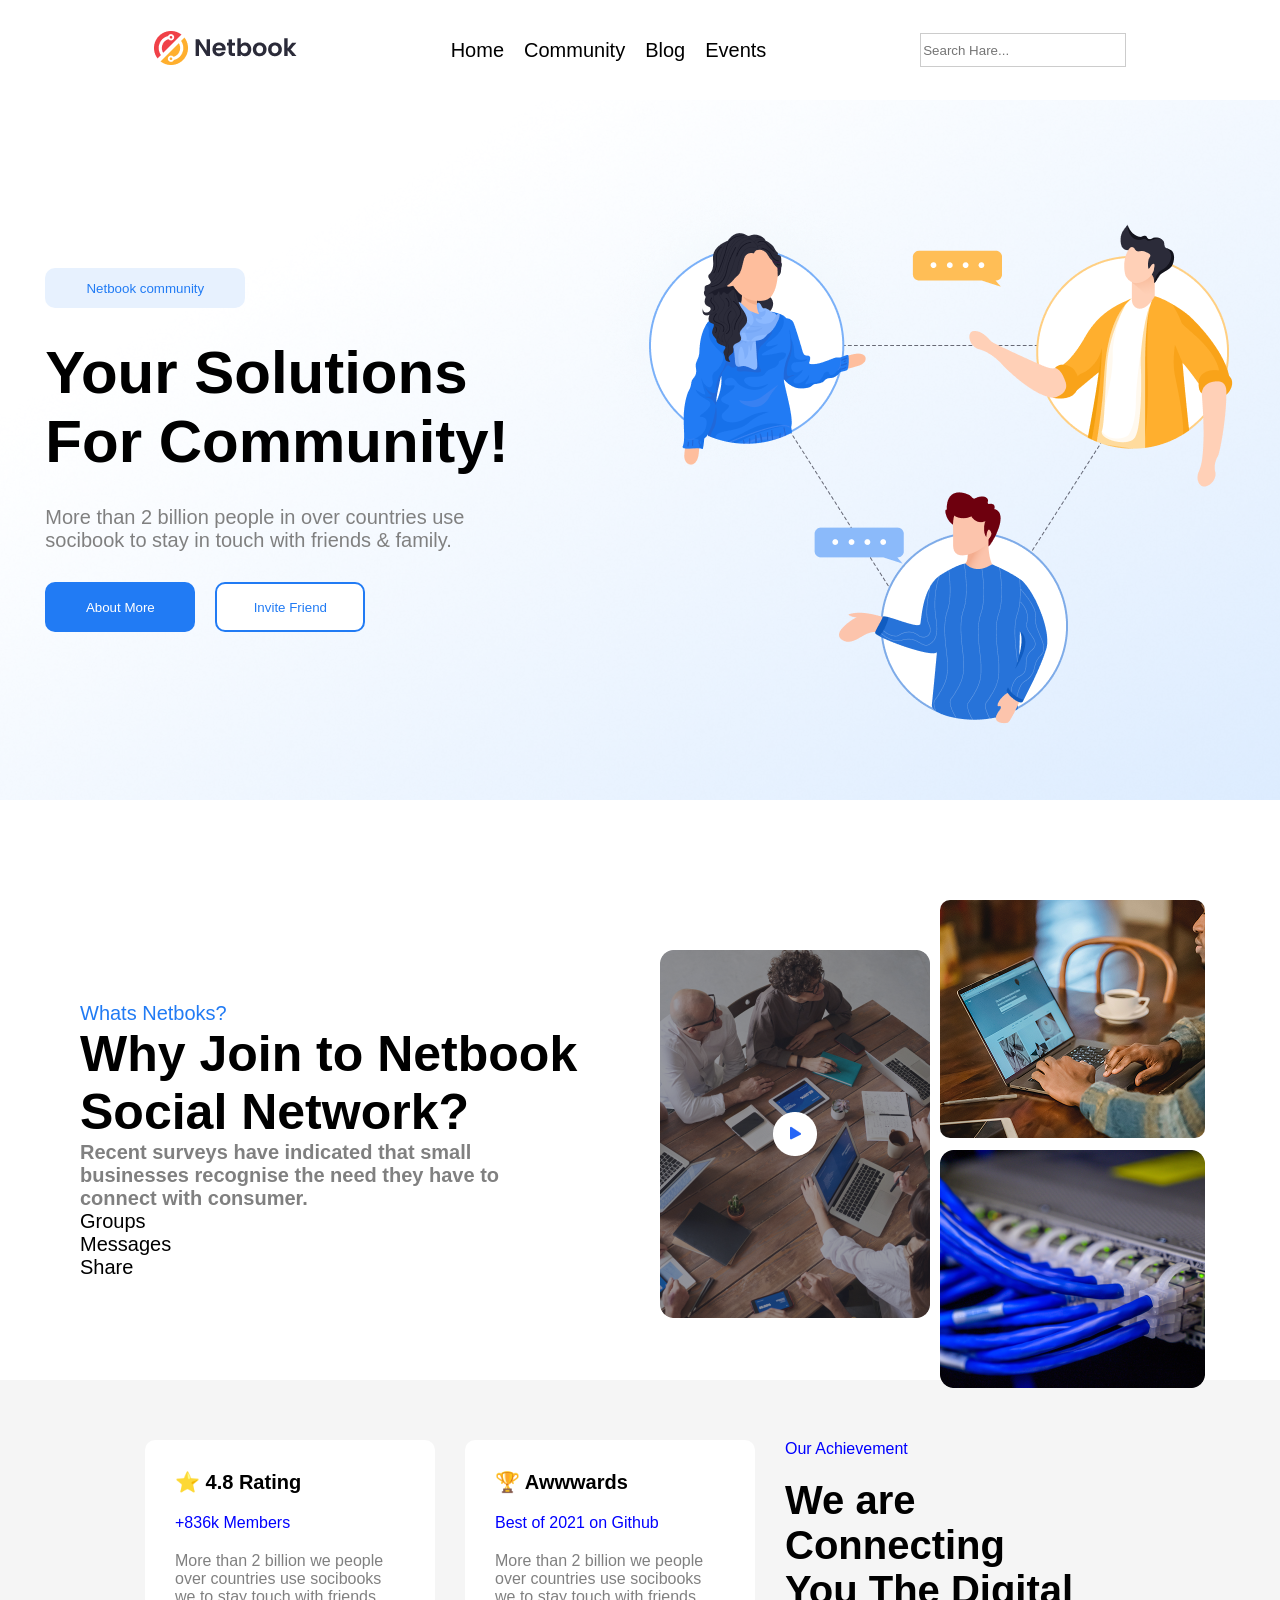
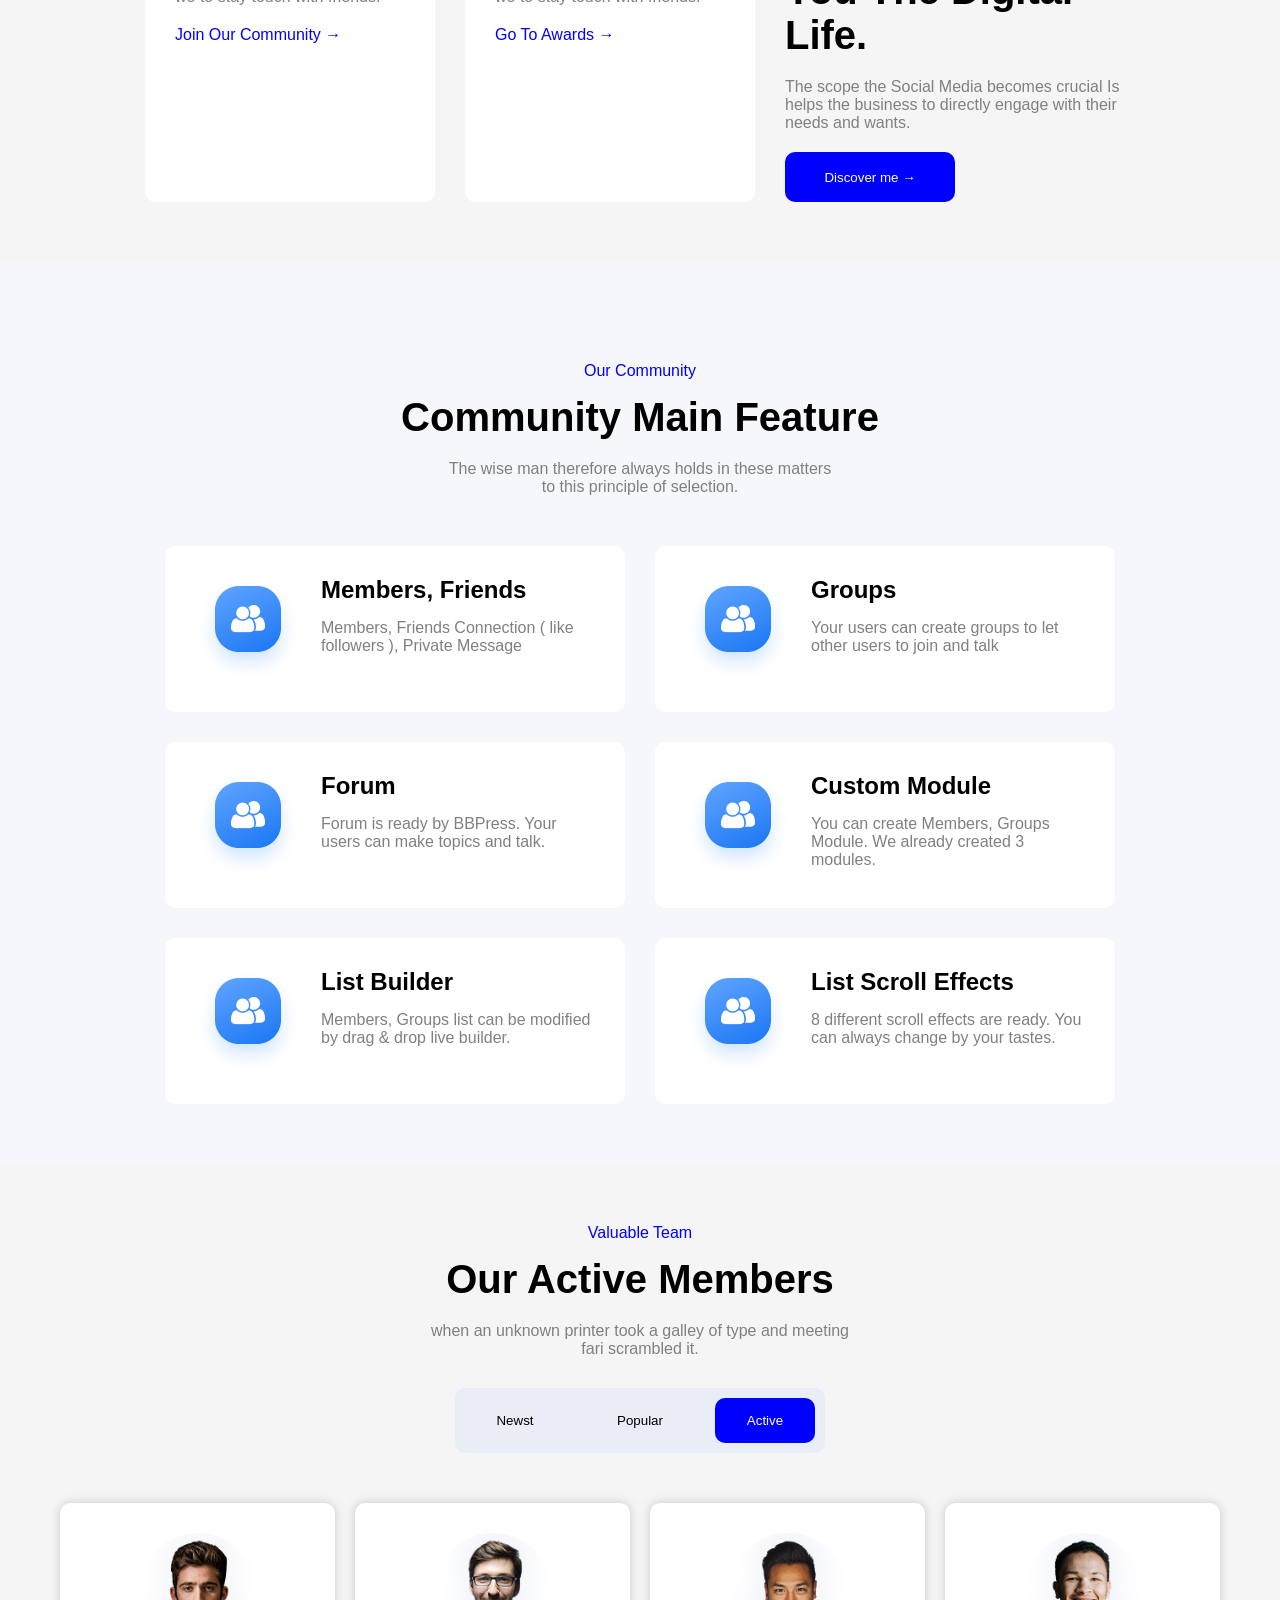
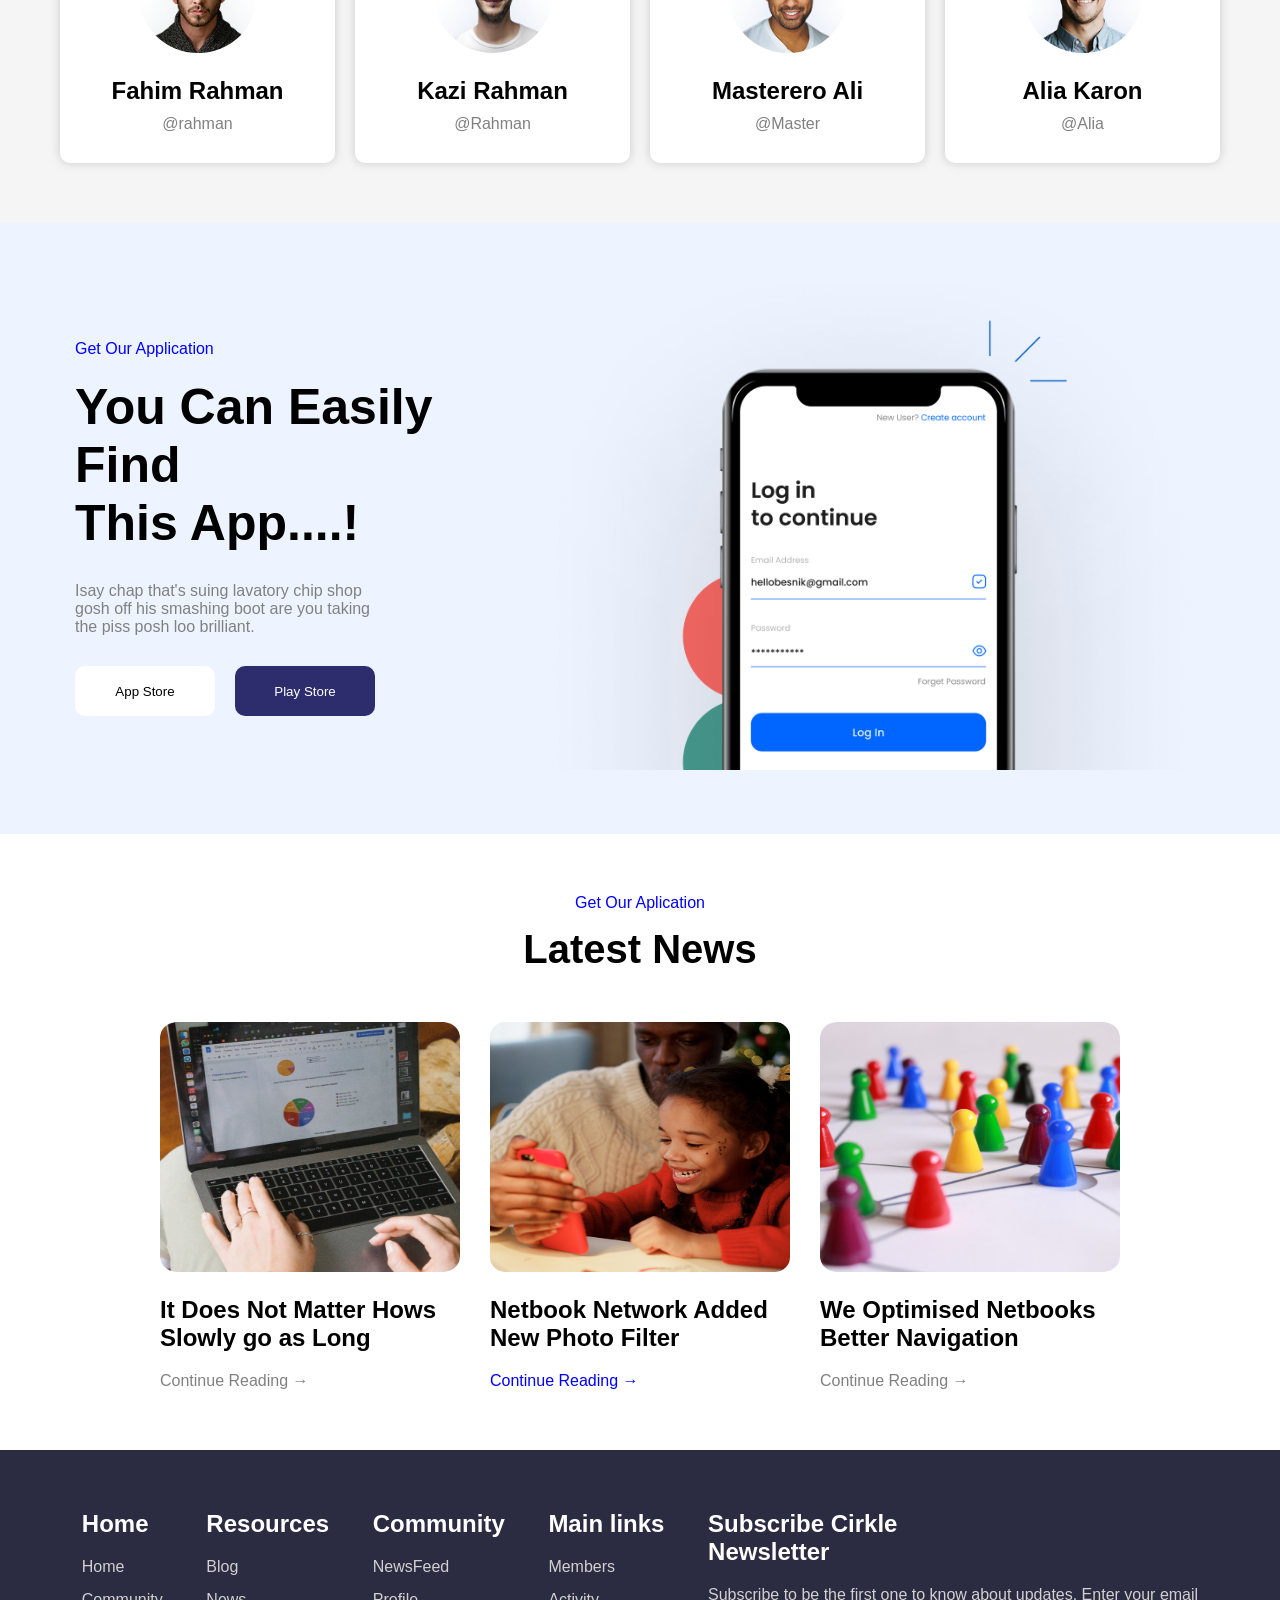
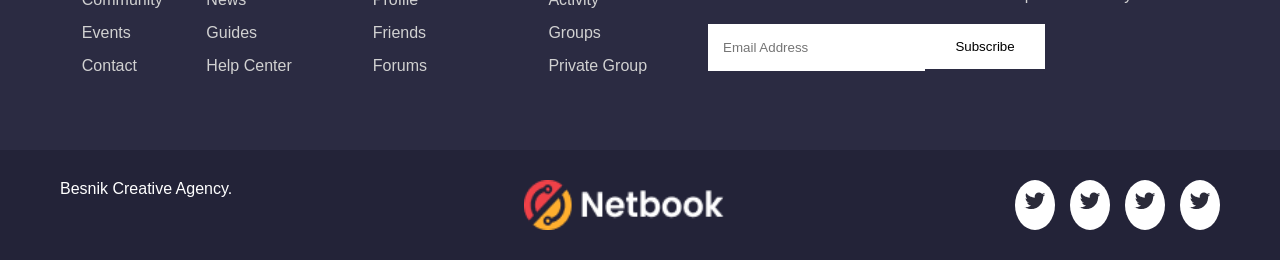
<file: index.html>
<!DOCTYPE html>
<html lang="en">

<head>
    <meta charset="UTF-8">
    <meta name="viewport" content="width=device-width, initial-scale=1.0">
    <title>Document</title>
    <link rel="stylesheet" href="./style.css">
</head>

<body>
    <header class="header">
        <div>
            <img src="./images/logo (1).png" alt="">
        </div>
        <div class="divpages">
            <p>Home</p>
            <p>Community</p>
            <p>Blog</p>
            <p>Events</p>
        </div>
        <div class="divinp">
            <input type="text" placeholder="Search Hare..." name="" id="">
        </div>
    </header>
    <main>
        <section class="seciton1">
            <div class="divleftss1">
                <button>Netbook community</button>
                <h1>Your Solutions For Community!</h1>
                <p>More than 2 billion people in over countries use socibook to stay in touch with friends & family.</p>
                <div class="divbutton">
                    <button>About More</button>
                    <button class="btnss1">Invite Friend</button>
                </div>
            </div>
            <div class="divrightss1">
                <img src="./images/Iamge.png" alt="">
            </div>
        </section>
        <section class="seciton2">
            <div class="divleftss2">
                <p>Whats Netboks?</p>
                <h1>Why Join to Netbook Social Network?</h1>
                <h3>Recent surveys have indicated that small businesses recognise the need they have to connect with
                    consumer.</h3>
                <div class="divpagesss2">
                    <p>Groups</p>
                    <p>Messages</p>
                    <p>Share</p>
                </div>
            </div>
            <div class="divrightss2">
                <div class="divgridd2">
                    <div class="item1">
                        <img src="./images/Image (34).png" alt="">
                    </div>
                    <div class="item2">
                        <img src="./images/pexels-andres-ayrton-6578391.png" alt="">
                    </div>
                    <div class="item3">
                        <img src="./images/Image (36).png" alt="">
                    </div>
                </div>
            </div>
        </section>
        <section class="section3">
            <div class="cardss3">
                <h3 class="zg3">⭐ 4.8 Rating</h3>
                <p class="pagss3">+836k Members</p>
                <p class="textss3">
                    More than 2 billion we people over
                    countries use socibooks we to stay
                    touch with friends.
                </p>
                <a class="linkss3" href="#">Join Our Community →</a>
            </div>
            <div class="cardss3">
                <h3 class="zg3">🏆 Awwwards</h3>
                <p class="pagss3">Best of 2021 on Github</p>
                <p class="textss3">
                    More than 2 billion we people over
                    countries use socibooks we to stay
                    touch with friends.
                </p>
                <a class="linkss3" href="#">Go To Awards →</a>
            </div>
            <div class="contentss3">
                <p class="pag1ss3">Our Achievement</p>
                <h1 class="zg1ss3">
                    We are Connecting <br>
                    You The Digital Life.
                </h1>
                <p class="pag2ss3">
                    The scope the Social Media becomes crucial Is
                    helps the business to directly engage with their
                    needs and wants.
                </p>
                <button class="btnss3">Discover me →</button>
            </div>
        </section>
        <section class="section4">
            <p class="pagss4">Our Community</p>
            <h1 class="zgss4">Community Main Feature</h1>
            <p class="pag2ss4">
                The wise man therefore always holds in these matters <br>
                to this principle of selection.
            </p>
            <div class="boxss4">
                <div class="cardss4">
                    <img src="./images/Icon (14).png" alt="">
                    <div>
                        <h2 class="zg2ss4">Members, Friends</h2>
                        <p class="textss4">
                            Members, Friends Connection ( like
                            followers ), Private Message
                        </p>
                    </div>
                </div>
                <div class="cardss4">
                    <img src="./images/Icon (14).png" alt="">
                    <div>
                        <h2 class="zg2ss4">Groups</h2>
                        <p class="textss4">
                            Your users can create groups to let other
                            users to join and talk
                        </p>
                    </div>
                </div>
                <div class="cardss4">
                    <img src="./images/Icon (14).png" alt="">
                    <div>
                        <h2 class="zg2ss4">Forum</h2>
                        <p class="textss4">
                            Forum is ready by BBPress. Your users
                            can make topics and talk.
                        </p>
                    </div>
                </div>
                <div class="cardss4">
                    <img src="./images/Icon (14).png" alt="">
                    <div>
                        <h2 class="zg2ss4">Custom Module</h2>
                        <p class="textss4">
                            You can create Members, Groups
                            Module. We already created 3 modules.
                        </p>
                    </div>
                </div>
                <div class="cardss4">
                    <img src="./images/Icon (14).png" alt="">
                    <div>
                        <h2 class="zg2ss4">List Builder</h2>
                        <p class="textss4">
                            Members, Groups list can be modified
                            by drag & drop live builder.
                        </p>
                    </div>
                </div>
                <div class="cardss4">
                    <img src="./images/Icon (14).png" alt="">
                    <div>
                        <h2 class="zg2ss4">List Scroll Effects</h2>
                        <p class="textss4">
                            8 different scroll effects are ready.
                            You can always change by your tastes.
                        </p>
                    </div>
                </div>
            </div>
        </section>
        <section class="section5">
            <p class="pagss5">Valuable Team</p>
            <h1 class="zgss5">Our Active Members</h1>
            <p class="textss5">
                when an unknown printer took a galley of type and meeting <br>
                fari scrambled it.
            </p>
            <div class="btnboxss5">
                <button class="btnss5">Newst</button>
                <button class="btnss5">Popular</button>
                <button class="btn2ss5">Active</button>
            </div>
            <div class="cardboxss5">
                <div class="cardss5">
                    <img class="imgss5" src="./images/image 296.png" alt="">
                    <h2 class="zg2ss5">Fahim Rahman</h2>
                    <p class="pag2ss5">@rahman</p>
                </div>
                <div class="cardss5">
                    <img class="imgss5" src="./images/image 299.png" alt="">
                    <h2 class="zg2ss5">Kazi Rahman</h2>
                    <p class="pag2ss5">@Rahman</p>
                </div>
                <div class="cardss5">
                    <img class="imgss5" src="./images/image 298.png" alt="">
                    <h2 class="zg2ss5">Masterero Ali</h2>
                    <p class="pag2ss5">@Master</p>
                </div>
                <div class="cardss5">
                    <img class="imgss5" src="./images/Check.png" alt="">
                    <h2 class="zg2ss5">Alia Karon</h2>
                    <p class="pag2ss5">@Alia</p>
                </div>
            </div>
        </section>
        <section class="section6">
            <div class="leftss6">
                <p class="pagss6">Get Our Application</p>
                <h1 class="zgss6">
                    You Can Easily Find <br>
                    This App....!
                </h1>
                <p class="textss6">
                    Isay chap that's suing lavatory chip shop <br>
                    gosh off his smashing boot are you taking <br>
                    the piss posh loo brilliant.
                </p>
                <div class="btnboxss6">
                    <button class="btnss6">App Store</button>
                    <button class="btn2ss6">Play Store</button>
                </div>
            </div>
            <div class="rightss6">
                <img class="imgss6" src="./images/mobile muckup.png" alt="">
            </div>
        </section>
        <section class="section7">
            <p class="pagss7">Get Our Aplication</p>
            <h1 class="zgss7">Latest News</h1>
            <div class="boxss7">
                <div class="cardss7">
                    <img class="imgss7" src="./images/Image (37).png" alt="">
                    <h2 class="zg2ss7">
                        It Does Not Matter Hows <br>
                        Slowly go as Long
                    </h2>
                    <p class="textss7">Continue Reading →</p>
                </div>
                <div class="cardss7">
                    <img class="imgss7" src="./images/pexels-cottonbro-6140202.png" alt="">
                    <h2 class="zg2ss7">
                        Netbook Network Added <br>
                        New Photo Filter
                    </h2>
                    <p class="text2ss7">Continue Reading →</p>
                </div>
                <div class="cardss7">
                    <img class="imgss7" src="./images/Image (39).png" alt="">
                    <h2 class="zg2ss7">
                        We Optimised Netbooks <br>
                        Better Navigation
                    </h2>
                    <p class="textss7">Continue Reading →</p>
                </div>
            </div>
        </section>
    </main>
    <footer class="footer">
    <div class="footer1">
        <div class="boxss8">
            <h2 class="zgss8">Home</h2>
            <p class="pagss8">Home</p>
            <p class="pagss8">Community</p>
            <p class="pagss8">Events</p>
            <p class="pagss8">Contact</p>
        </div>
        <div class="boxss8">
            <h2 class="zgss8">Resources</h2>
            <p class="pagss8">Blog</p>
            <p class="pagss8">News</p>
            <p class="pagss8">Guides</p>
            <p class="pagss8">Help Center</p>
        </div>
        <div class="boxss8">
            <h2 class="zgss8">Community</h2>
            <p class="pagss8">NewsFeed</p>
            <p class="pagss8">Profile</p>
            <p class="pagss8">Friends</p>
            <p class="pagss8">Forums</p>
        </div>
        <div class="boxss8">
            <h2 class="zgss8">Main links</h2>
            <p class="pagss8">Members</p>
            <p class="pagss8">Activity</p>
            <p class="pagss8">Groups</p>
            <p class="pagss8">Private Group</p>
        </div>
        <div class="box2ss8">
            <h2 class="zgss8">
                Subscribe Cirkle <br>
                Newsletter
            </h2>
            <p class="pag2ss8">
                Subscribe to be the first one to know
                about updates. Enter your email
            </p>
            <div class="inputboxss8">
                <input class="inputss8" type="text" placeholder="Email Address">
                <button class="btnss8">Subscribe</button>
            </div>
        </div>
    </div>
    <div class="footer2">
        <p class="pag3ss8">Besnik Creative Agency.</p>
        <img src="./images/logo (2).png" alt="" style="width: 200px;">
        <div class="iconboxss8">
            <div class="iconss8"><img src="./images/Frame (21).png" alt=""></div>
            <div class="iconss8"><img src="./images/Frame (21).png" alt=""></div>
            <div class="iconss8"><img src="./images/Frame (21).png" alt=""></div>
            <div class="iconss8"><img src="./images/Frame (21).png" alt=""></div>
        </div>
    </div>
</footer>
</body>

</html>
</file>
<file: style.css>
* {
  margin: 0;
  font-family: sans-serif;
}

.header {
  display: flex;
  justify-content: space-evenly;
  align-items: center;
  height: 100px;
  align-items: center;
}
.header .divpages {
  display: flex;
  gap: 20px;
  font-size: 20px;
}
.header .divinp input {
  width: 200px;
  height: 30px;
  border: 1px solid rgba(128, 128, 128, 0.4);
}

.seciton1 {
  display: flex;
  justify-content: space-evenly;
  align-items: center;
  background-image: url(./images/base.png);
  background-repeat: no-repeat;
  background-size: cover;
  width: 100%;
  height: 700px;
}
.seciton1 .divleftss1 button {
  width: 200px;
  height: 40px;
  background-color: #E7F1FE;
  color: #217BF4;
  border: none;
  border-radius: 10px;
}
.seciton1 .divleftss1 h1 {
  font-size: 60px;
  width: 500px;
}
.seciton1 .divleftss1 p {
  color: gray;
  width: 500px;
  font-size: 20px;
}
.seciton1 .divleftss1 .divbutton button {
  background-color: #217BF4;
  color: white;
  height: 50px;
  width: 150px;
}
.seciton1 .divleftss1 .divbutton .btnss1 {
  background-color: white;
  color: #217BF4;
  border: 2px solid #217BF4;
}
.seciton1 .divleftss1 .divbutton {
  display: flex;
  gap: 20px;
}
.seciton1 .divleftss1 {
  display: flex;
  flex-direction: column;
  row-gap: 30px;
}

.seciton2 {
  display: flex;
  justify-content: space-evenly;
  align-items: center;
  margin-top: 100px;
}
.seciton2 .divleftss2 p {
  color: #217BF4;
  font-size: 20px;
}
.seciton2 .divleftss2 h1 {
  font-size: 50px;
  width: 500px;
}
.seciton2 .divleftss2 h3 {
  color: gray;
  width: 500px;
  font-size: 20px;
}
.seciton2 .divleftss2 .divpagesss2 p {
  color: black;
  font-family: sans-serif;
}
.seciton2 .divrightss2 .divgridd2 {
  display: grid;
  gap: 20px;
  grid-template-columns: repeat(2, 260px);
  grid-template-rows: repeat(2, 230px);
}
.seciton2 .item1 {
  grid-row: span 2;
  padding-top: 50px;
}
.seciton2 .item2 img {
  border-radius: 10px;
}
.seciton2 .item3 img {
  border-radius: 10px;
}

.section3 {
  display: flex;
  gap: 30px;
  padding: 60px;
  background: #f5f5f5;
  justify-content: center;
}

.cardss3 {
  width: 230px;
  background: white;
  padding: 30px;
  border-radius: 10px;
}

.zg3 {
  margin-bottom: 20px;
  font-size: 20px;
}

.pagss3 {
  color: blue;
  margin-bottom: 20px;
}

.textss3 {
  color: gray;
  margin-bottom: 20px;
}

.linkss3 {
  color: blue;
  text-decoration: none;
}

.contentss3 {
  width: 350px;
}

.pag1ss3 {
  color: blue;
  margin-bottom: 20px;
}

.zg1ss3 {
  font-size: 40px;
  margin-bottom: 20px;
}

.pag2ss3 {
  color: gray;
  margin-bottom: 20px;
}

.btnss3 {
  width: 170px;
  height: 50px;
  background: blue;
  color: white;
  border: none;
  border-radius: 10px;
}

.section4 {
  padding: 60px;
  background: #f5f7fb;
  text-align: center;
  padding-top: 100px;
}

.pagss4 {
  color: blue;
  margin-bottom: 15px;
}

.zgss4 {
  font-size: 40px;
  margin-bottom: 20px;
}

.pag2ss4 {
  color: gray;
  margin-bottom: 50px;
}

.boxss4 {
  display: flex;
  gap: 30px;
  flex-wrap: wrap;
  justify-content: center;
}

.cardss4 {
  width: 400px;
  background: white;
  border-radius: 10px;
  padding: 30px;
  display: flex;
  gap: 20px;
  text-align: left;
}

.iconss4 {
  width: 60px;
  height: 60px;
  background: blue;
  border-radius: 15px;
  color: white;
  text-align: center;
  padding-top: 15px;
}

.icon2ss4 {
  width: 60px;
  height: 60px;
  background: red;
  border-radius: 15px;
  color: white;
  text-align: center;
  padding-top: 15px;
}

.icon3ss4 {
  width: 60px;
  height: 60px;
  background: orange;
  border-radius: 15px;
  color: white;
  text-align: center;
  padding-top: 15px;
}

.zg2ss4 {
  margin-bottom: 15px;
}

.textss4 {
  color: gray;
}

.section5 {
  padding: 60px;
  background: #f5f5f5;
  text-align: center;
}

.pagss5 {
  color: blue;
  margin-bottom: 15px;
}

.zgss5 {
  font-size: 40px;
  margin-bottom: 20px;
}

.textss5 {
  color: gray;
  margin-bottom: 30px;
}

.btnboxss5 {
  width: 350px;
  background: #e9edf5;
  padding: 10px;
  border-radius: 10px;
  margin: auto;
  display: flex;
  justify-content: space-between;
  margin-bottom: 50px;
}

.btnss5 {
  width: 100px;
  height: 45px;
  border: none;
  background: transparent;
  border-radius: 10px;
}

.btn2ss5 {
  width: 100px;
  height: 45px;
  border: none;
  background: blue;
  color: white;
  border-radius: 10px;
}

.cardboxss5 {
  display: flex;
  gap: 20px;
  justify-content: center;
}

.cardss5 {
  width: 220px;
  background: white;
  border-radius: 10px;
  padding: 30px;
  box-shadow: 0px 0px 10px rgba(181, 175, 175, 0.651);
}

.imgss5 {
  width: 120px;
  height: 120px;
  border-radius: 50%;
  margin-bottom: 20px;
}

.zg2ss5 {
  margin-bottom: 10px;
}

.pag2ss5 {
  color: gray;
}

.section6 {
  background: #eef4ff;
  padding: 60px;
  display: flex;
  justify-content: space-around;
  align-items: center;
}

.leftss6 {
  width: 400px;
}

.pagss6 {
  color: blue;
  margin-bottom: 20px;
}

.zgss6 {
  font-size: 50px;
  margin-bottom: 30px;
}

.textss6 {
  color: gray;
  margin-bottom: 30px;
}

.btnboxss6 {
  display: flex;
  gap: 20px;
}

.btnss6 {
  width: 140px;
  height: 50px;
  border: none;
  border-radius: 10px;
  background: white;
}

.btn2ss6 {
  width: 140px;
  height: 50px;
  border: none;
  border-radius: 10px;
  background: #2d2d6d;
  color: white;
}

.imgss6 {
  width: 700px;
}

.section7 {
  padding: 60px;
  background: white;
  text-align: center;
}

.pagss7 {
  color: blue;
  margin-bottom: 15px;
}

.zgss7 {
  font-size: 40px;
  margin-bottom: 50px;
}

.boxss7 {
  display: flex;
  justify-content: center;
  gap: 30px;
}

.cardss7 {
  width: 300px;
  text-align: left;
}

.imgss7 {
  width: 300px;
  height: 250px;
  border-radius: 15px;
  margin-bottom: 20px;
}

.zg2ss7 {
  margin-bottom: 20px;
}

.textss7 {
  color: gray;
}

.text2ss7 {
  color: blue;
}

.footer {
  background: #2b2b42;
}

.footer1 {
  display: flex;
  justify-content: space-around;
  padding: 60px;
}

.zgss8 {
  color: white;
  margin-bottom: 20px;
}

.pagss8 {
  color: #d1d1d1;
  margin-bottom: 15px;
}

.pag2ss8 {
  color: #d1d1d1;
  margin-bottom: 20px;
}

.inputboxss8 {
  display: flex;
}

.inputss8 {
  width: 200px;
  height: 45px;
  border: none;
  padding-left: 15px;
}

.btnss8 {
  width: 120px;
  height: 45px;
  border: none;
  background: white;
}

.footer2 {
  background: #232338;
  padding: 30px 60px;
  display: flex;
  justify-content: space-between;
}

.pag3ss8 {
  color: white;
}

.logoss8 {
  color: white;
}

.iconboxss8 {
  display: flex;
  gap: 15px;
}

.iconss8 {
  width: 40px;
  height: 40px;
  background: white;
  border-radius: 50%;
  text-align: center;
  padding-top: 10px;
}/*# sourceMappingURL=style.css.map */
</file>
